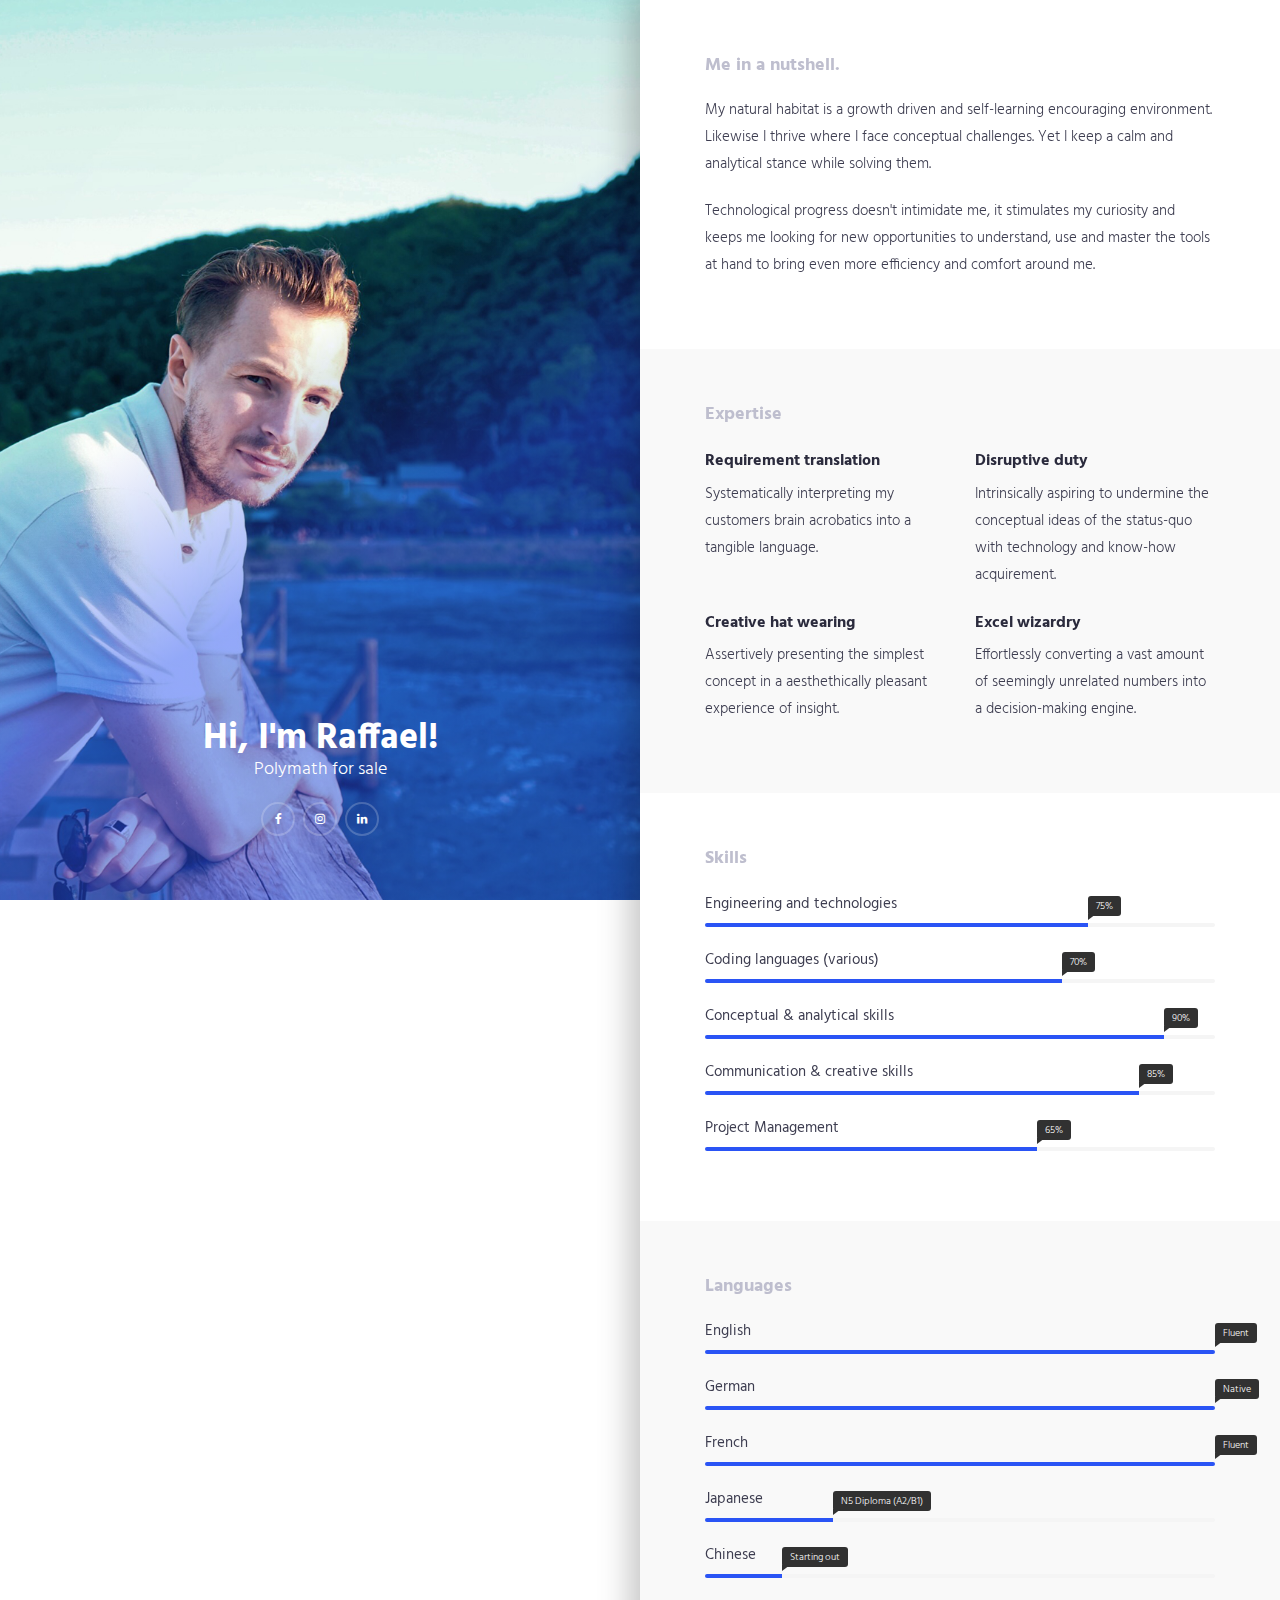
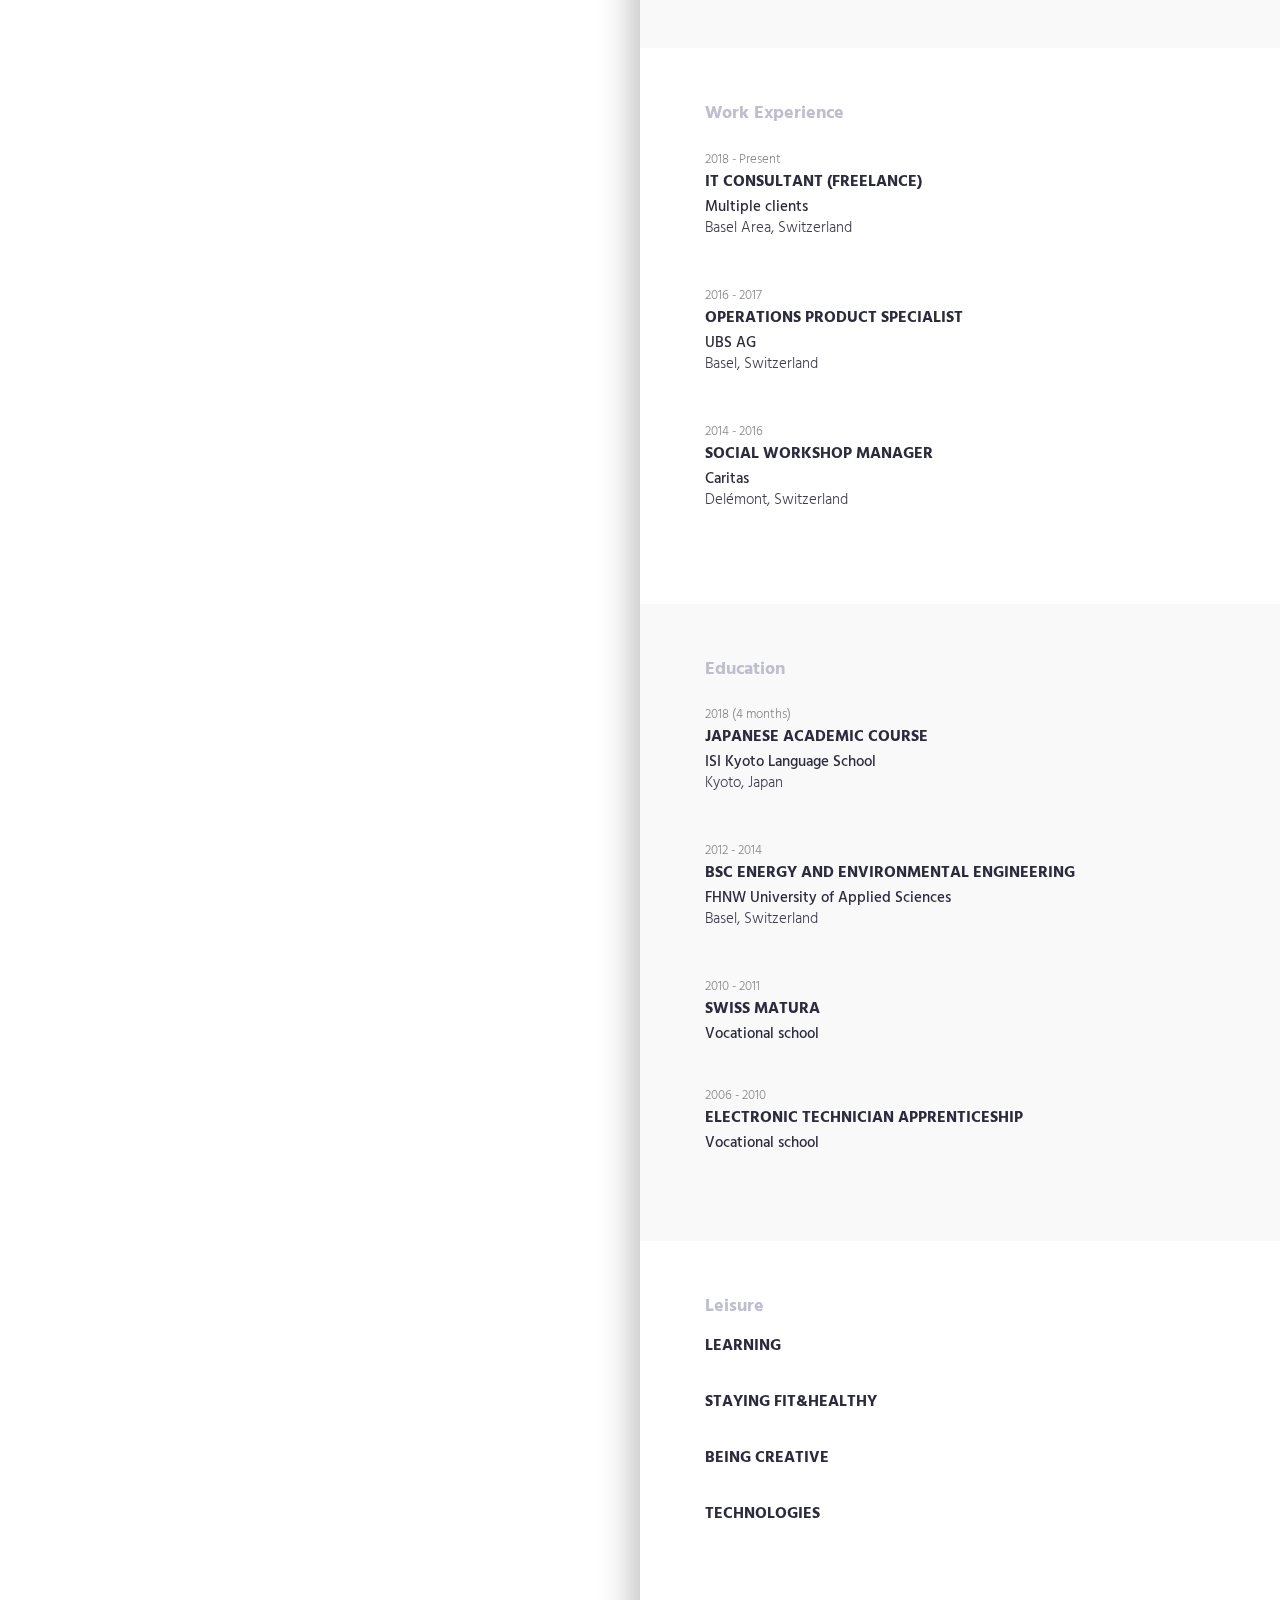
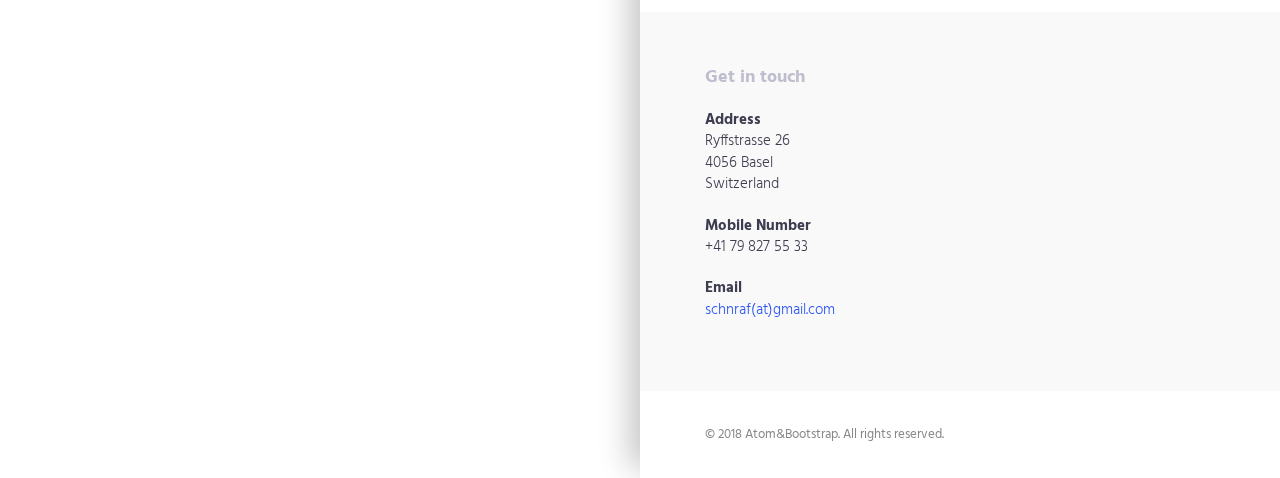
<file: index.html>
<!DOCTYPE html>
<html>
<head>
    <meta charset="utf-8">
    <meta http-equiv="X-UA-Compatible" content="IE=edge">
    <meta name="viewport" content="width=device-width, initial-scale=1">
    <!-- The above 3 meta tags *must* come first in the head; any other head content must come *after* these tags -->
    <title>Raffael Schneider</title>

    <!-- favicon -->
    <link href="favicon.png" rel=icon>

    <!-- web-fonts -->
    <link href="https://fonts.googleapis.com/css?family=Hind:300,400,500,600,700" rel="stylesheet">

    <!-- font-awesome -->
    <link href="css/font-awesome.min.css" rel="stylesheet">

    <!-- Bootstrap -->
    <link href="css/bootstrap.min.css" rel="stylesheet">

    <!-- Style CSS -->
    <link href="css/style.css" rel="stylesheet">

    <!-- HTML5 shim and Respond.js for IE8 support of HTML5 elements and media queries -->
    <!-- WARNING: Respond.js doesn't work if you view the page via file:// -->
    <!--[if lt IE 9]>
    <script src="https://oss.maxcdn.com/html5shiv/3.7.2/html5shiv.min.js"></script>
    <script src="https://oss.maxcdn.com/respond/1.4.2/respond.min.js"></script>
    <![endif]-->
</head>
<body id="page-top" data-spy="scroll" data-target=".navbar">
<div id="main-wrapper">
<!-- Page Preloader -->
<div id="preloader">
    <div id="status">
        <div class="status-mes"></div>
    </div>
</div>

<div class="columns-block">
<div class="left-col-block blocks">
    <header class="header">
        <div class="content text-center">
            <h1>Hi, I'm Raffael!</h1>

            <p class="lead">Polymath for sale</p>
            <ul class="social-icon">
                <li><a href="https://www.facebook.com/zarazinsfuss" target="_blank"><i class="fa fa-facebook" aria-hidden="true"></i></a></li>
                <li><a href="https://www.instagram.com/zarazinsfuss/" target="_blank"><i class="fa fa-instagram" aria-hidden="true"></i></a></li>
                <li><a href="https://www.linkedin.com/in/raffael-e-schneider/" target="_blank"><i class="fa fa-linkedin" aria-hidden="true"></i></a></li>
            </ul>
        </div>
        <div class="profile-img"></div>
    </header>
    <!-- .header-->
</div>


<div class="right-col-block blocks">
<section class="intro section-wrapper">
    <div class="container-fluid">
        <div class="row">
            <div class="col-md-12">
                <div class="section-title">
                    <h2>Me in a nutshell.</h2>
                </div>
            </div>
            <div class="col-md-12">
                <p>
                    My natural habitat is a growth driven and self-learning encouraging environment. Likewise I thrive where I face conceptual challenges. Yet I keep a calm and analytical stance while solving them.
                </p>
                <p>
                    Technological progress doesn't intimidate me, it stimulates my curiosity and keeps me looking for new opportunities to understand, use and master the tools at hand to bring even more efficiency and comfort around me.
                </p>
            </div>
        </div>
    </div>
</section>


<section class="expertise-wrapper section-wrapper gray-bg">
    <div class="container-fluid">
        <div class="row">
            <div class="col-md-12">
                <div class="section-title">
                    <h2>Expertise</h2>
                </div>
            </div>
        </div>
        <!-- .row -->

        <div class="row">
            <div class="col-md-6">
                <div class="expertise-item">
                    <h3>Requirement translation</h3>

                    <p>
                        Systematically interpreting my customers brain acrobatics into a tangible language.
                    </p>
                </div>
            </div>
            <div class="col-md-6">
                <div class="expertise-item">
                    <h3>Disruptive duty</h3>

                    <p>
                        Intrinsically aspiring to undermine the conceptual ideas of the status-quo with technology and know-how acquirement.
                    </p>
                </div>
            </div>
        </div>
        <!-- .row -->
        <div class="row">
            <div class="col-md-6">
                <div class="expertise-item">
                    <h3>Creative hat wearing</h3>

                    <p>
                        Assertively presenting the simplest concept in a aesthethically pleasant experience of insight.
                    </p>
                </div>
            </div>

            <div class="col-md-6">
                <div class="expertise-item">
                    <h3>Excel wizardry</h3>

                    <p>
                        Effortlessly converting a vast amount of seemingly unrelated numbers into a decision-making engine.</p>
                </div>
            </div>
        </div>
        <!-- .row -->
    </div>
    <!--.container-fluid-->
</section>
<!-- .expertise-wrapper -->

<section class="section-wrapper skills-wrapper">
    <div class="container-fluid">
        <div class="row">
            <div class="col-md-12">
                <div class="section-title">
                    <h2>Skills</h2>
                </div>
            </div>
        </div>
        <!--.row-->
        <div class="row">
            <div class="col-md-12">
                <div class="progress-wrapper">

                    <div class="progress-item">
                        <span class="progress-title">Engineering and technologies</span>

                        <div class="progress">
                            <div class="progress-bar" role="progressbar" aria-valuenow="62" aria-valuemin="0"
                                 aria-valuemax="100" style="width: 75%"><span class="progress-percent"> 75%</span>
                            </div>
                        </div>
                        <!-- .progress -->
                    </div>
                    <!-- .skill-progress -->


                    <div class="progress-item">
                        <span class="progress-title">Coding languages (various)</span>

                        <div class="progress">
                            <div class="progress-bar" role="progressbar" aria-valuenow="90" aria-valuemin="0"
                                 aria-valuemax="100" style="width: 70%"><span class="progress-percent"> 70%</span>
                            </div>
                        </div>
                        <!-- /.progress -->
                    </div>
                    <!-- /.skill-progress -->


                    <div class="progress-item">
                        <span class="progress-title">Conceptual & analytical skills</span>

                        <div class="progress">
                            <div class="progress-bar" role="progressbar" aria-valuenow="75" aria-valuemin="0"
                                 aria-valuemax="100" style="width: 90%;"><span class="progress-percent"> 90%</span>
                            </div>
                        </div>
                        <!-- /.progress -->
                    </div>
                    <!-- /.skill-progress -->

                    <div class="progress-item">
                        <span class="progress-title">Communication & creative skills</span>

                        <div class="progress">
                            <div class="progress-bar" role="progressbar" aria-valuenow="55" aria-valuemin="0"
                                 aria-valuemax="100" style="width: 85%;"><span class="progress-percent"> 85%</span>
                            </div>
                        </div>
                        <!-- /.progress -->
                    </div>
                    <!-- /.skill-progress -->
                    <div class="progress-item">
                        <span class="progress-title">Project Management</span>

                        <div class="progress">
                            <div class="progress-bar" role="progressbar" aria-valuenow="55" aria-valuemin="0"
                                 aria-valuemax="100" style="width: 65%;"><span class="progress-percent"> 65%</span>
                            </div>
                        </div>
                        <!-- .progress -->
                    </div>
                    <!-- .skill-progress -->

                </div>
                <!-- /.progress-wrapper -->
            </div>
        </div>
        <!--.row -->
    </div>
    <!-- .container-fluid -->
</section>
<!-- .skills-wrapper -->

<section class="section-wrapper skills-wrapper gray-bg">
    <div class="container-fluid">
        <div class="row">
            <div class="col-md-12">
                <div class="section-title">
                    <h2>Languages</h2>
                </div>
            </div>
        </div>
        <!--.row-->
        <div class="row">
            <div class="col-md-12">
                <div class="progress-wrapper">

                    <div class="progress-item">
                        <span class="progress-title">English</span>

                        <div class="progress">
                            <div class="progress-bar" role="progressbar" aria-valuenow="62" aria-valuemin="0"
                                 aria-valuemax="100" style="width: 100%"><span class="progress-percent"> Fluent</span>
                            </div>
                        </div>
                        <!-- .progress -->
                    </div>
                    <!-- .skill-progress -->


                    <div class="progress-item">
                        <span class="progress-title">German</span>

                        <div class="progress">
                            <div class="progress-bar" role="progressbar" aria-valuenow="90" aria-valuemin="0"
                                 aria-valuemax="100" style="width: 100%"><span class="progress-percent"> Native</span>
                            </div>
                        </div>
                        <!-- /.progress -->
                    </div>
                    <!-- /.skill-progress -->


                    <div class="progress-item">
                        <span class="progress-title">French</span>

                        <div class="progress">
                            <div class="progress-bar" role="progressbar" aria-valuenow="75" aria-valuemin="0"
                                 aria-valuemax="100" style="width: 100%;"><span class="progress-percent"> Fluent</span>
                            </div>
                        </div>
                        <!-- /.progress -->
                    </div>
                    <!-- /.skill-progress -->

                    <div class="progress-item">
                        <span class="progress-title">Japanese</span>

                        <div class="progress">
                            <div class="progress-bar" role="progressbar" aria-valuenow="55" aria-valuemin="0"
                                 aria-valuemax="100" style="width: 25%;"><span class="progress-percent"> N5 Diploma (A2/B1)</span>
                            </div>
                        </div>
                        <!-- /.progress -->
                    </div>
                    <!-- /.skill-progress -->
                    <div class="progress-item">
                        <span class="progress-title">Chinese</span>

                        <div class="progress">
                            <div class="progress-bar" role="progressbar" aria-valuenow="55" aria-valuemin="0"
                                 aria-valuemax="100" style="width: 15%;"><span class="progress-percent"> Starting out</span>
                            </div>
                        </div>
                        <!-- .progress -->
                    </div>
                    <!-- .skill-progress -->

                </div>
                <!-- /.progress-wrapper -->
            </div>
        </div>
        <!--.row -->
    </div>
    <!-- .container-fluid -->
</section>
<!-- .skills-wrapper -->

<section class="section-wrapper section-experience">
    <div class="container-fluid">
        <div class="row">
            <div class="col-md-12">
                <div class="section-title"><h2>Work Experience</h2></div>
            </div>
        </div>
        <!--.row-->
        <div class="row">
            <div class="col-md-12">
                <div class="content-item">
                    <small>2018 - Present</small>
                    <h3>IT Consultant (Freelance)</h3>
                    <h4>Multiple clients</h4>

                    <p>Basel Area, Switzerland</p>
                </div>
                <!-- .experience-item -->
                <div class="content-item">
                    <small>2016 - 2017</small>
                    <h3>Operations Product Specialist</h3>
                    <h4>UBS AG</h4>

                    <p>Basel, Switzerland</p>
                </div>
                <!-- .experience-item -->
                <div class="content-item">
                    <small>2014 - 2016</small>
                    <h3>Social Workshop Manager</h3>
                    <h4>Caritas</h4>

                    <p>Delémont, Switzerland</p>
                </div>
                <!-- .experience-item -->
            </div>
        </div>
        <!--.row-->
    </div>
    <!-- .container-fluid -->

</section>
<!-- .section-experience -->

<section class="section-wrapper section-education gray-bg">
    <div class="container-fluid">
        <div class="row">
            <div class="col-md-12">
                <div class="section-title"><h2>Education</h2></div>
            </div>
        </div>
        <!--.row-->
        <div class="row">
            <div class="col-md-12">
                <div class="content-item">
                  <small>2018 (4 months)</small>
                  <h3>Japanese Academic Course</h3>
                  <h4>ISI Kyoto Language School</h4>

                  <p>Kyoto, Japan</p>
                </div>
                <div class="content-item">
                    <small>2012 - 2014</small>
                    <h3>BSc Energy and Environmental Engineering</h3>
                    <h4>FHNW University of Applied Sciences</h4>

                    <p>Basel, Switzerland</p>
                </div>
                <!-- .experience-item -->
                <div class="content-item">
                    <small>2010 - 2011</small>
                    <h3>Swiss Matura</h3>
                    <h4>Vocational school</h4>
                </div>
                <!-- .experience-item -->
                <div class="content-item">
                    <small>2006 - 2010</small>
                    <h3>Electronic technician apprenticeship</h3>
                    <h4>Vocational school</h4>
                </div>
                <!-- .experience-item -->
            </div>
        </div>
        <!--.row-->
    </div>
    <!-- .container-fluid -->

</section>
<!-- .section-education -->

<section class="section-wrapper section-interest">
    <div class="container-fluid">
        <div class="row">
            <div class="col-md-12">
                <div class="section-title">
                    <h2>Leisure</h2>
                </div>
            </div>
        </div>
        <!-- .row -->

        <div class="row">
            <div class="col-md-12">
                <div class="content-item">
                    <h3>Learning</h3>

                    <p></p>
                </div>
                <div class="content-item">
                    <h3>Staying fit&healthy</h3>

                    <p></p>

                </div>
                <div class="content-item">
                    <h3>Being creative</h3>

                    <p></p>
                </div>
                <div class="content-item">
                    <h3>Technologies</h3>

                    <p></p>
                </div>
            </div>
        </div>
        <!-- .row -->

    </div>
</section>
<!-- .section-publications -->
<!-- portfolio-info
<section class="section-wrapper portfolio-section">
    <div class="container-fluid">
        <div class="row">
            <div class="col-md-12">
                <div class="section-title">
                    <h2>Portfolio</h2>
                </div>
            </div>
        </div>
        <div class="row">
            <div class="col-md-6">
                <a class="portfolio-item" href="#">
                    <div class="portfolio-thumb">
                        <img src="img/portfolio-1.jpg" alt="">
                    </div>

                    <div class="portfolio-info">
                        <h3>Creative concepts</h3>
                        <small>domain.com</small>
                    </div>

                </a>

            </div>
            <div class="col-md-6">
                <a class="portfolio-item" href="#">
                    <div class="portfolio-thumb">
                        <img src="img/portfolio-2.jpg" alt="">
                    </div>

                    <div class="portfolio-info">
                        <h3>Customer focused</h3>
                        <small>domain.com</small>
                    </div>

                </a>

            </div>
            <div class="col-md-6">
                <a class="portfolio-item" href="#">
                    <div class="portfolio-thumb">
                        <img src="img/portfolio-3.jpg" alt="">
                    </div>

                    <div class="portfolio-info">
                        <h3>Management methodology</h3>
                        <small>domain.com</small>
                    </div>

                </a>

            </div>
            <div class="col-md-6">
                <a class="portfolio-item" href="#">
                    <div class="portfolio-thumb">
                        <img src="img/portfolio-4.jpg" alt="">
                    </div>

                    <div class="portfolio-info">
                        <h3>Market research</h3>
                        <small>domain.com</small>
                    </div>

                </a>

            </div>

        </div>

    </div>
</section>
-->
<!-- .portfolio -->

<section class="section-contact section-wrapper gray-bg">
    <div class="container-fluid">
        <div class="row">
            <div class="col-md-12">
                <div class="section-title">
                    <h2>Get in touch</h2>
                </div>
            </div>
        </div>
        <!--.row-->
        <div class="row">
            <div class="col-md-12">
                <address>
                    <strong>Address</strong><br>
                    Ryffstrasse 26<br>
                    4056 Basel<br>
                    Switzerland
                </address>
                <address>
                    <strong>Mobile Number</strong><br>
                    +41 79 827 55 33
                </address>

                <address>
                    <strong>Email</strong><br>
                    <a href="mailto:#">schnraf(at)gmail.com</a>
                </address>
            </div>
        </div>
        <!--.row-->
        <!--
        <div class="row">
            <div class="col-md-12">
                <div class="feedback-form">
                    <h2>Get in touch with me</h2>

                    <form id="contactForm" action="sendemail.php" method="POST">
                        <div class="form-group">
                            <label for="InputName">Name</label>
                            <input type="text" name="name" required="" class="form-control" id="InputName"
                                   placeholder="Your Full Name">
                        </div>
                        <div class="form-group">
                            <label for="InputEmail">Email address</label>
                            <input type="email" name="email" required="" class="form-control" id="InputEmail"
                                   placeholder="Your Email">
                        </div>
                        <div class="form-group">
                            <label for="InputSubject">Subject</label>
                            <input type="text" name="subject" class="form-control" id="InputSubject"
                                   placeholder="Your Subject">
                        </div>
                        <div class="form-group">
                            <label for="message-text" class="control-label">Message</label>
                            <textarea class="form-control" rows="4" required="" name="message" id="message-text"
                                      placeholder="Write message here."></textarea>
                        </div>

                        <button type="submit" class="btn btn-primary">Submit</button>
                    </form>
                </div>



            </div>
        </div>
      -->
    </div>
    <!--.container-fluid-->
</section>
<!--.section-contact-->

<footer class="footer">
    <div class="copyright-section">
        <div class="container-fluid">
            <div class="row">
                <div class="col-md-12">
                    <div class="copytext">&copy; 2018 Atom&Bootstrap. All rights reserved.</div>
                </div>
            </div>
            <!--.row-->
        </div>
        <!-- .container-fluid -->
    </div>
    <!-- .copyright-section -->
</footer>
<!-- .footer -->
</div>
<!-- .right-col-block -->
</div>
<!-- .columns-block -->
</div>
<!-- #main-wrapper -->

<!-- jquery -->
<script src="js/jquery-2.1.4.min.js"></script>

<!-- Bootstrap -->
<script src="js/bootstrap.min.js"></script>
<script src="js/scripts.js"></script>
</body>
</html>
</file>
<file: css/style.css>
/*
Template Name: Online CV
Description: HTML5 / CSS3 One Page
Version: 1.0
Author: themehippo.com
*/

/*------------------------------------------------------------------
# [Color codes]

# Body  (text): #3a4750
# Heading Color #444444
# Theme Color (link color) #82b541
# Mid grey (sub header) #f4f4f4
# Background Color #ffffff
# -------------------------------------------------------------------*/

body {
    font-family : 'Hind', sans-serif;
    font-size   : 15px;
    line-height : 1.8em;
    color       : #3d3d50;
    font-weight : 300;
    background  : #ffffff;
    }

/* --------------------------------------
 * Global Typography
 *------------------------------------------*/

h1, h2, h3, h4, h5, h6 {
    margin : 0 0 15px;
    color  : #2b2b3d;
    }

h1 {
    font-size   : 26px;
    line-height : 1.8em;
    font-weight : 700;
    }

h2 {
    font-size   : 18px;
    line-height : 1.8em;
    font-weight : 700;
    }

h3 {
    font-size   : 16px;
    line-height : 1.8em;
    font-weight : 500;
    }

h4 {
    font-size   : 15px;
    line-height : 1.8em;
    font-weight : 500;
    }

h5 {
    font-size   : 15px;
    line-height : 1.5em;
    font-weight : 500;
    }

h6 {
    font-size   : 15px;
    line-height : 1.5em;
    }

/* --------------------------------------
 * LINK STYLE
 *------------------------------------------*/
a {
    color              : #2a54f5;
    text-decoration    : none;
    -webkit-transition : all 0.3s ease 0s;
    -moz-transition    : all 0.3s ease 0s;
    -o-transition      : all 0.3s ease 0s;
    transition         : all 0.3s ease 0s;
    }

a,
a:active,
a:focus,
a:active {
    text-decoration : none;
    outline         : none
    }

a:hover,
a:focus {
    text-decoration : none;
    color           : #2a54f5;
    }

p {
    margin-bottom : 20px;
    }

ul {
    margin     : 0;
    padding    : 0;
    list-style : none;
    }

/*------------------
 * Button Style
 *------------------*/
.btn {
    padding        : 14px 30px 11px;
    margin-bottom  : 0;
    font-size      : 14px;
    font-weight    : 500;
    border-radius  : 0;
    border         : 0;
    text-transform : uppercase;
    }

.btn-lg {
    font-weight : 700;
    font-size   : 24px;
    padding     : 15px 30px;
    }

/*btn-primary*/
.btn-primary {
    background-color : #2a54f5;
    }

.btn-primary:hover,
.btn-primary:focus,
.btn-primary:active:focus {
    background : #1e3eb5;
    }

/*btn-default*/
.btn-default {
    color            : #2a54f5;
    background-color : transparent;
    border           : 2px solid #2a54f5;
    }

.btn-default:hover,
.btn-default:focus,
.btn-default:active:focus {
    background   : #2a54f5;
    color        : #ffffff;
    border-color : #2a54f5;
    }

button:focus,
.btn:focus,
.btn:active:focus {
    outline : none;
    }

/* --------------------
 * Column Block
 * -------------------*/

.columns-block {
    flex-wrap         : wrap;
    display           : -webkit-box;
    display           : -moz-box;
    display           : -ms-flexbox;
    display           : -webkit-flex;
    display           : flex;
    -webkit-flex-flow : row wrap;
    justify-content   : space-around;
    }

.blocks {
    box-sizing : border-box;
    }

.left-col-block {
    width      : 50%;
    text-align : center;
    overflow   : hidden;
    position   : fixed;
    left       : 0;
    }

.right-col-block {
    width      : 50%;
    position   : absolute;
    right      : 0;
    box-shadow : -10px -10px 30px rgba(0, 0, 0, 0.23);
    }

@media (max-width : 600px) {
    .left-col-block {
        width    : 100%;
        position : relative;
        }

    .right-col-block {
        width      : 100%;
        position   : relative;
        box-shadow : none;
        }
    }

/* --------------------
 * Section Background
 * -------------------*/

.gray-bg {
    background-color : #f9f9f9;
    }

/* --------------------
 *  main Wrapper
 * -------------------*/
#main-wrapper {
    background : #ffffff;
    overflow   : hidden;
    }

/*-------------------
 * Section Wrapper
 *-------------------*/
.section-wrapper {
    padding : 50px;
    }

@media (max-width : 480px) {
    .section-wrapper {
        padding : 30px 20px;
        }
    }

/*---------------------------
* Section Title
*---------------------------*/
.section-title {
    margin-bottom : 15px;
    }

.section-title h2 {
    margin-bottom : 5px;
    color         : #bebece;
    }

/*-----------------------------
 * NAVIGATION & HEADER STYLE
 *-------------------------------*/

.header {
    padding        : 0;
    margin         : 0;
    height         : 100vh;
    vertical-align : middle;
    position       : relative;
    }

.header .profile-img {
    position            : absolute;
    top                 : 0;
    left                : 0;
    z-index             : -1;
    width               : 100%;
    height              : 100%;
    background-image    : url(../img/img-profile.jpg);
    background-size     : cover;
    background-position : center top;
    }

.header .profile-img:before {
    content    : "";
    position   : absolute;
    left       : 0;
    top        : 0;
    right      : 0;
    bottom     : 0;
    background : linear-gradient(
            -30deg,
            rgba(42, 84, 245, 0.5) 0%,
            rgba(42, 84, 245, 0.5) 40%,
            transparent 60%,
            transparent 100%
    );

    }

.header .content {
    position : absolute;
    bottom   : 0;
    left     : 0;
    right    : 0;
    width    : 100%;
    margin   : 0 auto;
    padding  : 10%;
    }

.header .content h1 {
    font-size   : 36px;
    color       : #ffffff;
    line-height : 1;
    margin      : 0;
    }

.header .content p {
    font-size : 18px;
    color     : #ffffff;
    }

.header .btn {
    margin-top : 40px;
    }

.header .content .social-icon {
    margin  : 0;
    padding : 0;
    display : block;
    }

.header .content .social-icon li {
    display : inline-block;
    margin  : 0 2px;
    }

.header .content .social-icon li a {
    display       : block;
    font-size     : 12px;
    color         : #ffffff;
    width         : 34px;
    height        : 34px;
    line-height   : 33px;
    text-align    : center;
    border-radius : 100%;
    border        : 2px solid rgba(255, 255, 255, .2);
    }

.header .content .social-icon li a:hover {
    border-color : #ffffff;
    }

@media (max-width : 600px) {
    .header .profile-img {
        z-index : 1;
        }

    .header .content {
        z-index : 2;
        }
    }

/*-------------------
 * Intro
 *-------------------*/

.intro {
    }

/*-------------------
 * Expertise
 *-------------------*/
.expertise-item {
    margin-bottom : 20px;
    }

.expertise-item h3 {
    margin-bottom : 5px;
    font-weight   : 700;
    }

/*-------------------
 * Skills Progressbar
 *-------------------*/

.progress-item {
    position : relative;
    }

.progress-item .progress-title {
    font-size     : 15px;
    font-weight   : 400;
    display       : inline-block;
    margin-bottom : 5px;
    }

.progress-item .progress {
    height        : 4px;
    box-shadow    : none;
    border-radius : 5px;
    }

.progress-item .progress-bar {
    background-color : #2a54f5;
    box-shadow       : none;
    text-align       : right;
    }

.progress-item .progress-percent {
    font-size        : 10px;
    background-color : #313131;
    position         : absolute;
    top              : 5px;
    padding          : 0 8px;
    border-radius    : 3px;
    }

.progress-item .progress-percent::before {
    content      : "";
    position     : absolute;
    left         : 0;
    bottom       : -4px;
    border-top   : 6px solid #313131;
    border-right : 8px solid transparent;
    }

/*-------------------
 * Portfolio
 *-------------------*/

.portfolio-item {
    position      : relative;
    display       : block;
    margin-bottom : 30px;
    }

.portfolio-item .portfolio-thumb img {
    height    : auto;
    display   : block;
    max-width : 100%;
    }

.portfolio-item .portfolio-info {
    position   : absolute;
    bottom     : 0;
    padding    : 30px 15px 5px;
    width      : 100%;
    background : -webkit-linear-gradient(
            top,
            transparent 0%,
            rgba(0, 0, 0, 0.5) 100%
    );
    }

.portfolio-item .portfolio-info h3 {
    margin      : 0;
    line-height : 1;
    color       : #ffffff;
    }

.portfolio-item .portfolio-info small {
    color : #ffffff;
    }

.portfolio-item:hover .portfolio-info {
    background : -webkit-linear-gradient(
            top,
            transparent 0%,
            rgba(42, 84, 245, 0.5) 100%
    );
    }

/*-------------------
 * Content Item
 *-------------------*/

.content-item {
    margin-bottom : 40px;
    }

.content-item h3 {
    margin         : 0 0 10px;
    line-height    : 1;
    font-weight    : bold;
    text-transform : uppercase;
    }

.content-item h4 {
    margin      : 0;
    line-height : 1;
    }

.content-item small {
    color : #888888;
    }

/*-------------------
 * Contact
 *-------------------*/

.feedback-form {
    margin-top : 50px;
    }

/*-------------------
 * Form Style
 *-------------------*/
.form-control {
    height        : 50px;
    padding       : 0 20px;
    font-size     : 13px;
    line-height   : 50px;
    color         : #969595;
    border        : 1px solid #cccccc;
    border-radius : 0;
    box-shadow    : none;
    box-sizing    : border-box;
    }

.form-control:focus,
.form-control:active {
    box-shadow : none;
    }

/* --------------------------------------------
 *   Footer
 *---------------------------------------------- */

/* Copyright */

.footer {
    padding : 30px 50px;
    }

.footer .copyright-section {
    font-size : 13px;
    color     : #888888;

    }

.footer .copyright-section .copytext {
    font-weight : 400;
    display     : block;
    }

@media (max-width : 480px) {
    .footer {
        padding : 10px 20px;
        }
    }

/* ====================
 * Preloader
 * ====================*/
#preloader {
    background : #2a54f5;
    bottom     : 0;
    left       : 0;
    position   : fixed;
    right      : 0;
    top        : 0;
    z-index    : 9999;
    }

#status,
.status-mes {
    background-image    : url(../img/puff.svg);
    background-position : center;
    background-repeat   : no-repeat;
    height              : 200px;
    left                : 50%;
    margin              : -100px 0 0 -100px;
    position            : absolute;
    top                 : 50%;
    width               : 200px;
    }

.status-mes {
    background : none;
    left       : 0;
    margin     : 0;
    text-align : center;
    top        : 65%;
    }
</file>
